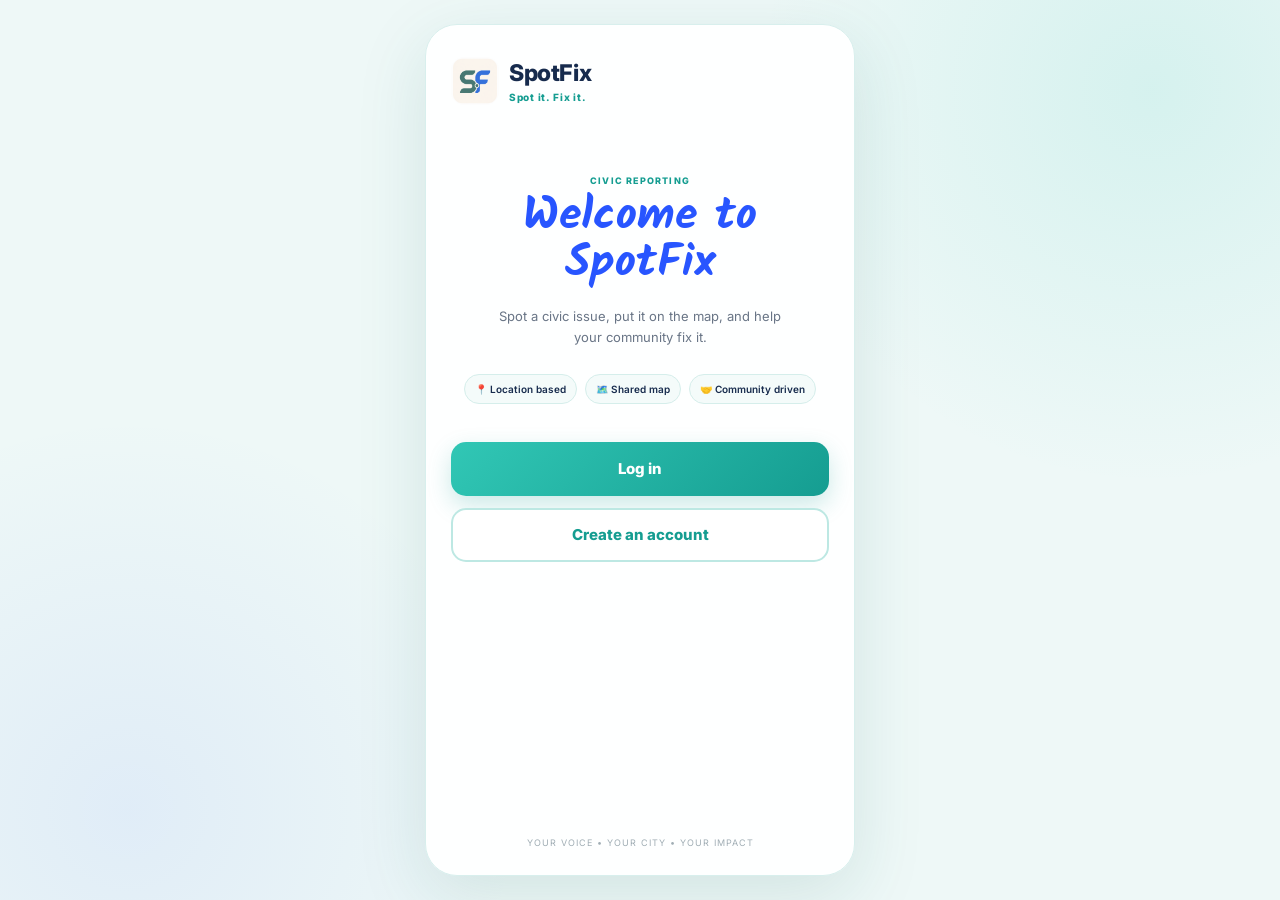
<file: index.html>
<!DOCTYPE html>
<html lang="en">
<head>
    <meta charset="UTF-8">
    <meta name="viewport" content="width=device-width, initial-scale=1.0">
    <title>SpotFix — Spot it. Fix it.</title>

    <link rel="preconnect" href="https://fonts.googleapis.com">
    <link rel="preconnect" href="https://fonts.gstatic.com" crossorigin>
    <link href="https://fonts.googleapis.com/css2?family=Inter:wght@400;500;600;700;800&family=Kalam:wght@400;700&display=swap" rel="stylesheet">

    <link rel="stylesheet" href="auth.css">
</head>

<body>
    <main class="auth-app">

        <header class="brand">
            <img src="spotfix-logo.png" alt="SpotFix logo" class="brand-logo">
            <div>
                <div class="brand-name">SpotFix</div>
                <div class="brand-tagline">Spot it. Fix it.</div>
            </div>
        </header>

        <section class="welcome-section">
            <p class="small-label">CIVIC REPORTING</p>
            <h1>Welcome to<br><span>SpotFix</span></h1>
            <p class="welcome-copy">
                Spot a civic issue, put it on the map, and help your community fix it.
            </p>

            <div class="welcome-features">
                <div>📍 Location based</div>
                <div>🗺️ Shared map</div>
                <div>🤝 Community driven</div>
            </div>

            <div class="auth-buttons">
                <a href="login.html" class="primary-btn">Log in</a>
                <a href="signup.html" class="secondary-btn">Create an account</a>
            </div>
        </section>

        <p class="welcome-footer">YOUR VOICE • YOUR CITY • YOUR IMPACT</p>
    </main>
</body>
</html>
</file>
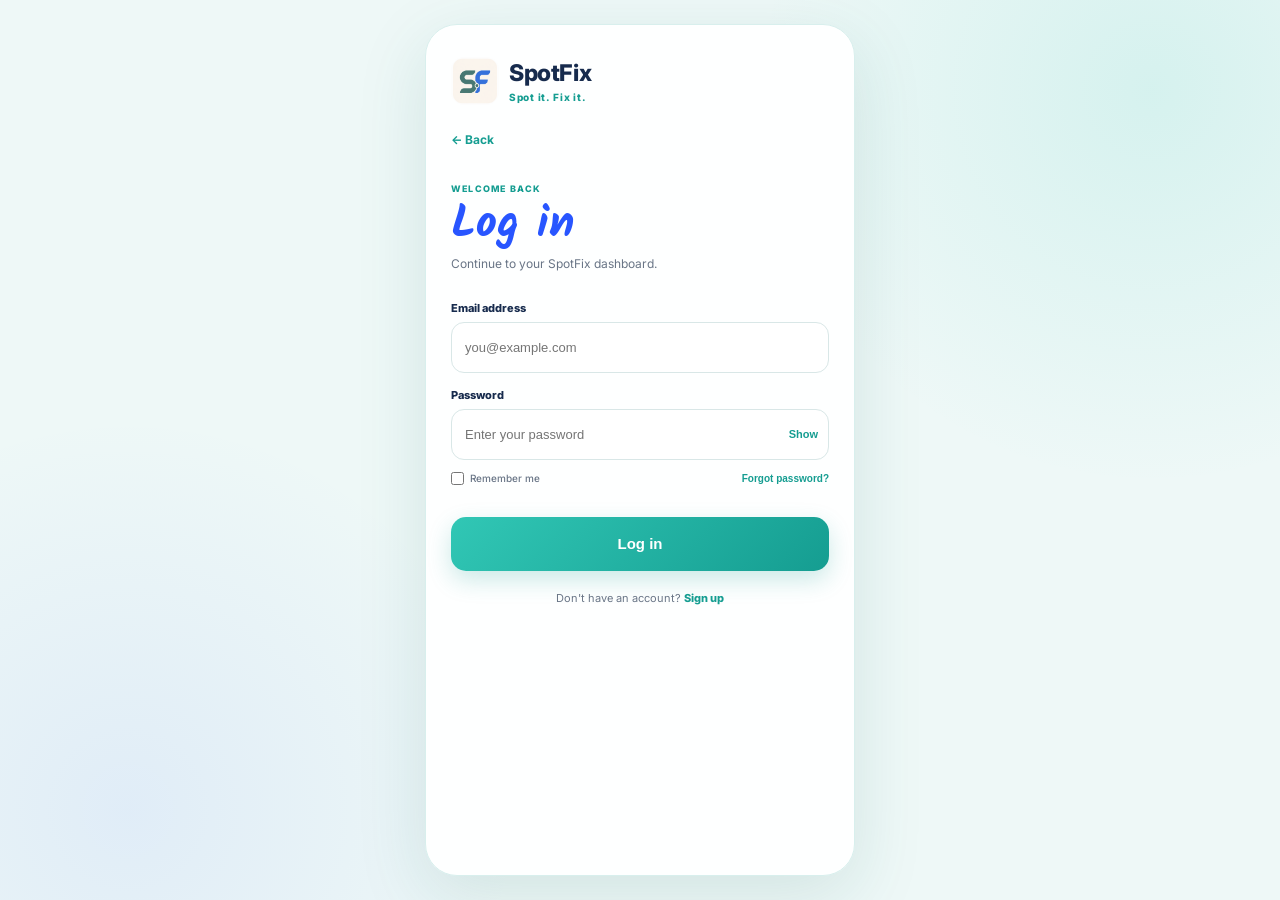
<file: login.html>
<!DOCTYPE html>
<html lang="en">
<head>
    <meta charset="UTF-8">
    <meta name="viewport" content="width=device-width, initial-scale=1.0">
    <title>Log in — SpotFix</title>

    <link rel="preconnect" href="https://fonts.googleapis.com">
    <link rel="preconnect" href="https://fonts.gstatic.com" crossorigin>
    <link href="https://fonts.googleapis.com/css2?family=Inter:wght@400;500;600;700;800&family=Kalam:wght@400;700&display=swap" rel="stylesheet">

    <link rel="stylesheet" href="auth.css">
</head>

<body>
    <main class="auth-app auth-form-app">

        <header class="brand">
            <img src="spotfix-logo.png" alt="SpotFix logo" class="brand-logo">
            <div>
                <div class="brand-name">SpotFix</div>
                <div class="brand-tagline">Spot it. Fix it.</div>
            </div>
        </header>

        <a href="index.html" class="back-link">← Back</a>

        <section class="form-section">
            <p class="small-label">WELCOME BACK</p>
            <h1>Log in</h1>
            <p class="form-subtitle">Continue to your SpotFix dashboard.</p>

            <form id="loginForm">

                <label for="email">Email address</label>
                <input
                    type="email"
                    id="email"
                    placeholder="you@example.com"
                    autocomplete="email"
                    required
                >

                <label for="password">Password</label>
                <div class="password-field">
                    <input
                        type="password"
                        id="password"
                        placeholder="Enter your password"
                        autocomplete="current-password"
                        required
                    >
                    <button type="button" class="show-password" data-target="password">Show</button>
                </div>

                <div class="form-options">
                    <label class="remember-row">
                        <input type="checkbox" id="remember">
                        <span>Remember me</span>
                    </label>

                    <button type="button" id="forgotPassword" class="text-button">
                        Forgot password?
                    </button>
                </div>

                <p id="message" class="form-message" aria-live="polite"></p>

                <button type="submit" class="primary-btn form-button">
                    Log in
                </button>
            </form>

            <p class="switch-text">
                Don't have an account?
                <a href="signup.html">Sign up</a>
            </p>
        </section>
    </main>

    <script src="auth.js"></script>
</body>
</html>
</file>
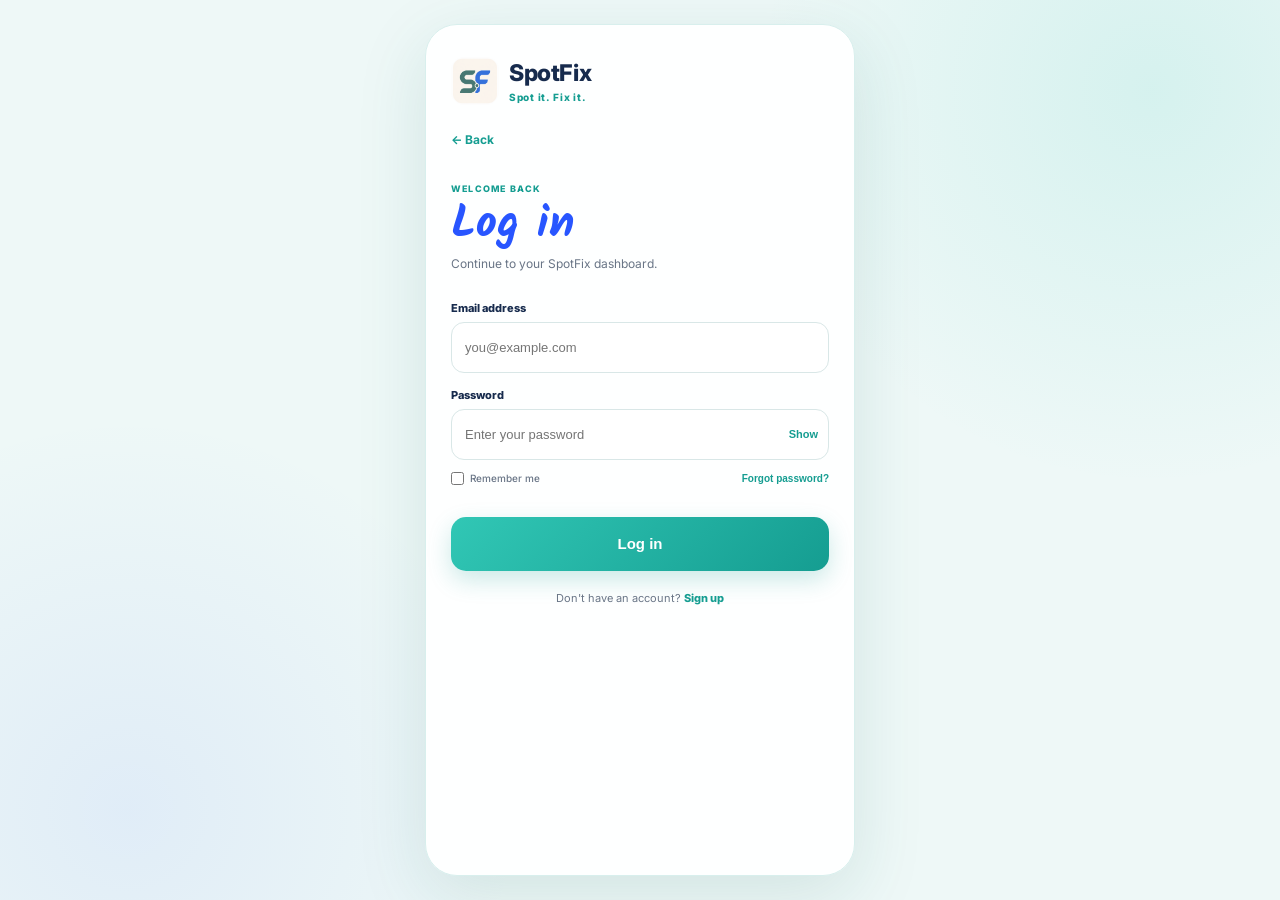
<file: profile.html>
<!DOCTYPE html>
<html lang="en">
<head>
    <meta charset="UTF-8">
    <meta name="viewport" content="width=device-width, initial-scale=1.0">

    <title>Profile — SpotFix</title>

    <link rel="preconnect" href="https://fonts.googleapis.com">
    <link rel="preconnect" href="https://fonts.gstatic.com" crossorigin>

    <link
        href="https://fonts.googleapis.com/css2?family=Inter:wght@400;500;600;700;800&display=swap"
        rel="stylesheet"
    >

    <link rel="stylesheet" href="profile.css">
</head>

<body>

<main class="app">

    <!-- =====================================================
         HEADER
    ====================================================== -->

    <header class="page-header">

        <a
            href="home.html"
            class="back-button"
            aria-label="Back to Home">
            ←
        </a>

        <div class="page-heading">

            <p class="section-kicker">
                YOUR ACCOUNT
            </p>

            <h1>
                Profile
            </h1>

        </div>

        <button
            id="settingsButton"
            class="header-icon"
            type="button"
            aria-label="Settings">
            ⚙️
        </button>

    </header>


    <!-- =====================================================
         PROFILE CARD
    ====================================================== -->

    <section class="profile-card">

        <div class="avatar-wrap">

            <div
                class="avatar"
                id="avatarPreview">

                <span id="avatarInitials">
                    C
                </span>

            </div>

            <button
                id="avatarEditButton"
                class="avatar-edit"
                type="button"
                aria-label="Change profile photo">

                📷

            </button>

            <input
                type="file"
                id="avatarInput"
                accept="image/*"
                hidden>

        </div>


        <h2
            id="profileName"
            class="profile-name">

            Citizen User

        </h2>


        <p
            id="profileEmail"
            class="profile-email">

            citizen@spotfix.app

        </p>


        <button
            id="editProfileButton"
            class="profile-edit-button"
            type="button">

            Edit Profile

        </button>

    </section>


    <!-- =====================================================
         PROFILE STATS
    ====================================================== -->

    <section class="profile-stats">

        <div class="stat-card">

            <div
                class="stat-number"
                id="reportsCount">
                0
            </div>

            <div class="stat-label">
                Submitted
            </div>

        </div>


        <div class="stat-card">

            <div
                class="stat-number"
                id="resolvedCount">
                0
            </div>

            <div class="stat-label">
                Resolved
            </div>

        </div>


        <div class="stat-card">

            <div
                class="stat-number"
                id="pointsCount">
                0
            </div>

            <div class="stat-label">
                Points
            </div>

        </div>

    </section>


    <!-- =====================================================
         ACCOUNT OPTIONS
         My Reports is intentionally NOT repeated here.
    ====================================================== -->

    <section class="profile-group">

        <div class="profile-group-label">
            Account
        </div>


        <button
            id="notificationsButton"
            class="profile-option"
            type="button">

            <div class="profile-option-icon">
                🔔
            </div>

            <div class="profile-option-text">

                <div class="profile-option-title">
                    Notifications
                </div>

                <div class="profile-option-sub">
                    Manage report updates and reminders
                </div>

            </div>

            <span class="profile-option-chevron">
                ›
            </span>

        </button>


        <button
            id="privacyButton"
            class="profile-option"
            type="button">

            <div class="profile-option-icon">
                🔒
            </div>

            <div class="profile-option-text">

                <div class="profile-option-title">
                    Privacy &amp; Permissions
                </div>

                <div class="profile-option-sub">
                    Location access and local app data
                </div>

            </div>

            <span class="profile-option-chevron">
                ›
            </span>

        </button>

    </section>


    <!-- =====================================================
         SUPPORT OPTIONS
    ====================================================== -->

    <section class="profile-group">

        <div class="profile-group-label">
            Support
        </div>


        <button
            id="helpButton"
            class="profile-option"
            type="button">

            <div class="profile-option-icon">
                ?
            </div>

            <div class="profile-option-text">

                <div class="profile-option-title">
                    Help &amp; Support
                </div>

                <div class="profile-option-sub">
                    FAQs and contact us
                </div>

            </div>

            <span class="profile-option-chevron">
                ›
            </span>

        </button>


        <button
            id="aboutButton"
            class="profile-option"
            type="button">

            <div class="profile-option-icon">
                ℹ
            </div>

            <div class="profile-option-text">

                <div class="profile-option-title">
                    About SpotFix
                </div>

                <div class="profile-option-sub">
                    Spot it. Fix it.
                </div>

            </div>

            <span class="profile-option-chevron">
                ›
            </span>

        </button>


        <button
            id="signOutButton"
            class="profile-option danger"
            type="button">

            <div class="profile-option-icon">
                ↪
            </div>

            <div class="profile-option-text">

                <div class="profile-option-title">
                    Sign Out
                </div>

                <div class="profile-option-sub">
                    Return to the SpotFix welcome screen
                </div>

            </div>

        </button>

    </section>


    <!-- =====================================================
         INFO MODAL
    ====================================================== -->

    <div
        id="infoModal"
        class="modal"
        hidden>

        <div
            id="infoBackdrop"
            class="modal-backdrop">
        </div>

        <section
            class="info-sheet"
            role="dialog"
            aria-modal="true"
            aria-labelledby="infoTitle">

            <button
                id="closeInfo"
                class="close-button"
                type="button"
                aria-label="Close">
                ×
            </button>

            <p class="section-kicker">
                SPOTFIX
            </p>

            <h2 id="infoTitle">
                Information
            </h2>

            <div id="infoContent">
            </div>

        </section>

    </div>


    <!-- =====================================================
         EDIT PROFILE MODAL
    ====================================================== -->

    <div
        id="editProfileModal"
        class="modal"
        hidden>

        <div
            id="editBackdrop"
            class="modal-backdrop">
        </div>

        <section
            class="edit-sheet"
            role="dialog"
            aria-modal="true"
            aria-labelledby="editProfileTitle">

            <button
                id="closeEditProfile"
                class="close-button"
                type="button"
                aria-label="Close">
                ×
            </button>

            <p class="section-kicker">
                YOUR DETAILS
            </p>

            <h2 id="editProfileTitle">
                Edit Profile
            </h2>

            <label for="editName">
                Name
            </label>

            <input
                id="editName"
                type="text"
                placeholder="Your name">

            <label for="editEmail">
                Email
            </label>

            <input
                id="editEmail"
                type="email"
                placeholder="you@example.com">

            <button
                id="saveProfileButton"
                class="save-button"
                type="button">
                Save changes
            </button>

        </section>

    </div>


    <!-- =====================================================
         BOTTOM NAVIGATION
    ====================================================== -->

    <nav
        class="bottom-nav"
        aria-label="Main navigation">

        <a
            class="nav-item"
            href="home.html"
            data-nav="home">

            <span class="nav-icon">
                ⌂
            </span>

            <span>
                Home
            </span>

        </a>


        <a
            class="nav-item"
            href="home.html#mapSection"
            data-nav="map">

            <span class="nav-icon">
                ◈
            </span>

            <span>
                Map
            </span>

        </a>


        <a
            class="nav-item"
            href="reports.html"
            data-nav="reports">

            <span class="nav-icon">
                ▤
            </span>

            <span>
                My Reports
            </span>

        </a>


        <a
            class="nav-item active"
            href="profile.html"
            data-nav="profile">

            <span class="nav-icon">
                ♙
            </span>

            <span>
                Profile
            </span>

        </a>

    </nav>

</main>


<script src="profile.js"></script>

</body>
</html>
</file>
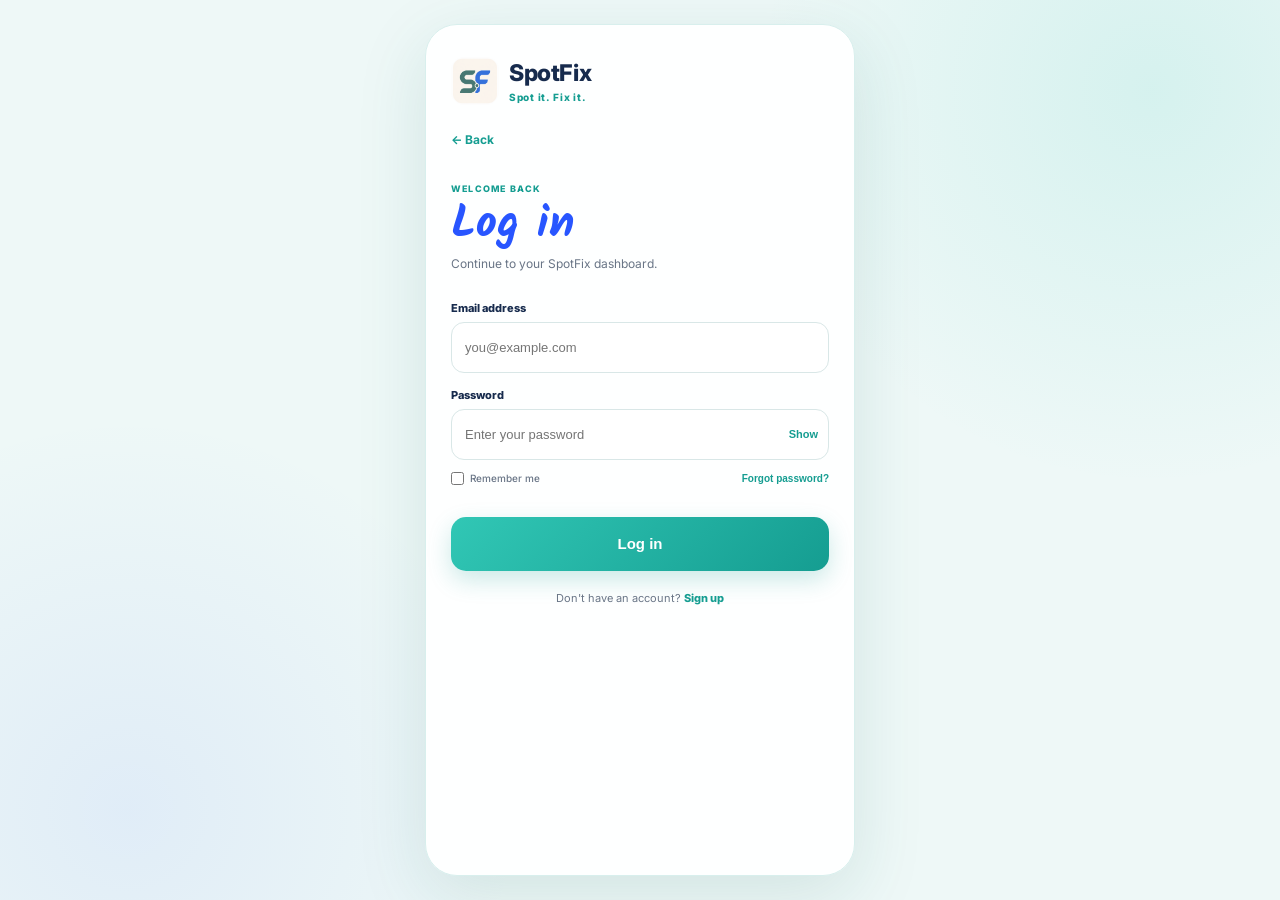
<file: reports.html>
<!DOCTYPE html>
<html lang="en">
<head>
    <meta charset="UTF-8">
    <meta name="viewport" content="width=device-width, initial-scale=1.0">

    <title>My Reports — SpotFix</title>

    <link rel="preconnect" href="https://fonts.googleapis.com">
    <link rel="preconnect" href="https://fonts.gstatic.com" crossorigin>

    <link
        href="https://fonts.googleapis.com/css2?family=Inter:wght@400;500;600;700;800&display=swap"
        rel="stylesheet"
    >

    <link rel="stylesheet" href="reports.css">
</head>

<body>

<main class="app">

    <!-- =====================================================
         HEADER
    ====================================================== -->
    <header class="page-header">

        <a
            href="home.html"
            class="back-button"
            aria-label="Back to Home">
            ←
        </a>

        <div class="page-heading">
            <p class="section-kicker">YOUR ACTIVITY</p>
            <h1>My Reports</h1>
        </div>

        <button
            id="reportsNotificationButton"
            class="header-icon"
            type="button"
            aria-label="Notifications">
            🔔
            <span class="notification-badge">3</span>
        </button>

    </header>


    <!-- =====================================================
         WEEKLY REMINDER / PENDING NOTICE
    ====================================================== -->
    <section
        id="pendingReminder"
        class="reminder-card"
        hidden>

        <div class="reminder-icon">
            ⏰
        </div>

        <div class="reminder-content">

            <strong>
                A quick check-in
            </strong>

            <p>
                You have a pending report. Is the issue still there?
            </p>

        </div>

    </section>


    <!-- =====================================================
         REPORT SUMMARY
    ====================================================== -->
    <section class="summary-strip">

        <div class="summary-item">
            <strong id="totalReports">0</strong>
            <span>Total</span>
        </div>

        <div class="summary-divider"></div>

        <div class="summary-item">
            <strong id="pendingReports">0</strong>
            <span>Pending</span>
        </div>

        <div class="summary-divider"></div>

        <div class="summary-item">
            <strong id="resolvedReports">0</strong>
            <span>Resolved</span>
        </div>

    </section>


    <!-- =====================================================
         JUST SUBMITTED
    ====================================================== -->
    <section class="report-section">

        <div class="section-header">
            <div>
                <p class="section-kicker">RECENTLY CREATED</p>
                <h2>Just Submitted</h2>
            </div>
        </div>

        <div
            id="justSubmittedList"
            class="report-list">
        </div>

        <div
            id="justSubmittedEmpty"
            class="empty-state"
            hidden>

            <div class="empty-state-icon">
                📋
            </div>

            <strong>
                No reports yet
            </strong>

            <p>
                Choose an issue category on Home to submit your first report.
            </p>

            <a
                href="home.html"
                class="empty-action">
                Report an issue
            </a>

        </div>

    </section>


    <!-- =====================================================
         EARLIER REPORTS
    ====================================================== -->
    <section class="report-section">

        <div class="section-header">
            <div>
                <p class="section-kicker">YOUR HISTORY</p>
                <h2>Earlier Reports</h2>
            </div>
        </div>

        <div
            id="earlierReportsList"
            class="report-list">
        </div>

    </section>


    <!-- =====================================================
         REPORT DETAIL / STATUS SHEET
         JS will fill this when a report is selected.
    ====================================================== -->
    <div
        id="reportDetailModal"
        class="modal"
        hidden>

        <div
            id="reportDetailBackdrop"
            class="modal-backdrop">
        </div>

        <section
            class="detail-sheet"
            role="dialog"
            aria-modal="true"
            aria-labelledby="detailTitle">

            <button
                id="closeDetail"
                class="close-button"
                type="button"
                aria-label="Close">
                ×
            </button>

            <p class="section-kicker">
                REPORT DETAILS
            </p>

            <h2 id="detailTitle">
                Report
            </h2>

            <div
                id="detailContent"
                class="detail-content">
            </div>

        </section>

    </div>


    <!-- =====================================================
         DELETE CONFIRMATION
    ====================================================== -->
    <div
        id="deleteModal"
        class="modal"
        hidden>

        <div
            id="deleteBackdrop"
            class="modal-backdrop">
        </div>

        <section
            class="confirm-sheet"
            role="dialog"
            aria-modal="true"
            aria-labelledby="deleteTitle">

            <div class="confirm-icon">
                🗑️
            </div>

            <h2 id="deleteTitle">
                Delete this report?
            </h2>

            <p>
                This removes the report from your SpotFix demo history.
            </p>

            <div class="confirm-actions">

                <button
                    id="cancelDelete"
                    class="secondary-button"
                    type="button">
                    Keep it
                </button>

                <button
                    id="confirmDelete"
                    class="danger-button"
                    type="button">
                    Delete
                </button>

            </div>

        </section>

    </div>


    <!-- =====================================================
         BOTTOM NAVIGATION
    ====================================================== -->
    <nav class="bottom-nav" aria-label="Main navigation">

        <a
            class="nav-item"
            href="home.html"
            data-nav="home">

            <span class="nav-icon">
                ⌂
            </span>

            <span>
                Home
            </span>

        </a>


        <a
            class="nav-item"
            href="home.html#mapSection"
            data-nav="map">

            <span class="nav-icon">
                ◈
            </span>

            <span>
                Map
            </span>

        </a>


        <a
            class="nav-item active"
            href="reports.html"
            data-nav="reports">

            <span class="nav-icon">
                ▤
            </span>

            <span>
                My Reports
            </span>

        </a>


        <a
            class="nav-item"
            href="profile.html"
            data-nav="profile">

            <span class="nav-icon">
                ♙
            </span>

            <span>
                Profile
            </span>

        </a>

    </nav>

</main>


<script src="reports.js"></script>

</body>
</html>
</file>
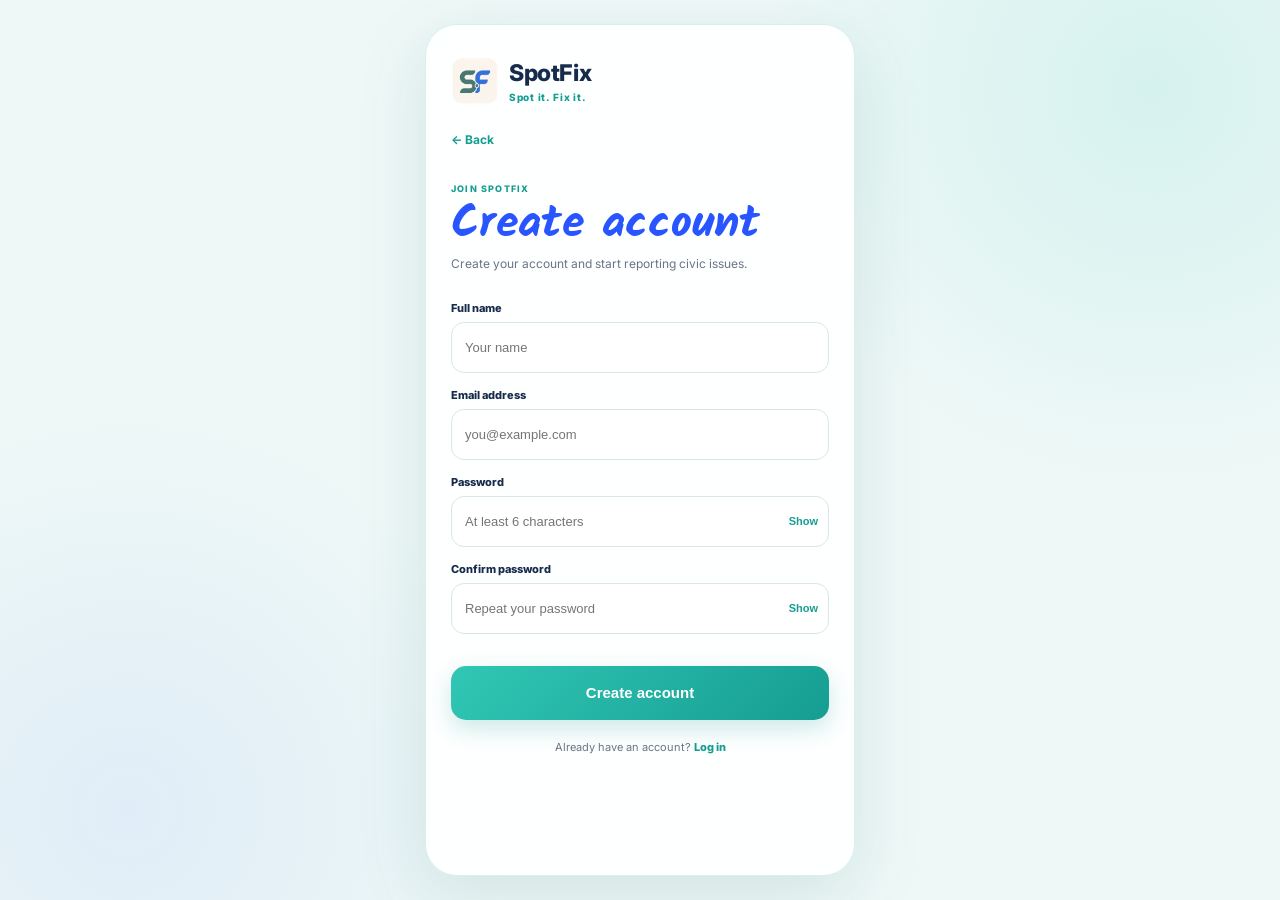
<file: signup.html>
<!DOCTYPE html>
<html lang="en">
<head>
    <meta charset="UTF-8">
    <meta name="viewport" content="width=device-width, initial-scale=1.0">

    <title>Create Account — SpotFix</title>

    <link rel="preconnect" href="https://fonts.googleapis.com">
    <link rel="preconnect" href="https://fonts.gstatic.com" crossorigin>

    <link
        href="https://fonts.googleapis.com/css2?family=Inter:wght@400;500;600;700;800&family=Kalam:wght@400;700&display=swap"
        rel="stylesheet"
    >

    <link rel="stylesheet" href="auth.css">
</head>

<body>

<main class="auth-app auth-form-app">

    <!-- BRAND -->

    <header class="brand">

        <img
            src="spotfix-logo.png"
            alt="SpotFix logo"
            class="brand-logo"
        >

        <div>

            <div class="brand-name">
                SpotFix
            </div>

            <div class="brand-tagline">
                Spot it. Fix it.
            </div>

        </div>

    </header>


    <!-- BACK -->

    <a href="index.html" class="back-link">
        ← Back
    </a>


    <!-- SIGNUP -->

    <section class="form-section">

        <p class="small-label">
            JOIN SPOTFIX
        </p>

        <h1>
            Create account
        </h1>

        <p class="form-subtitle">
            Create your account and start reporting civic issues.
        </p>


        <form id="signupForm">

            <!-- NAME -->

            <label for="name">
                Full name
            </label>

            <input
                type="text"
                id="name"
                placeholder="Your name"
                autocomplete="name"
                required
            >


            <!-- EMAIL -->

            <label for="email">
                Email address
            </label>

            <input
                type="email"
                id="email"
                placeholder="you@example.com"
                autocomplete="email"
                required
            >


            <!-- PASSWORD -->

            <label for="password">
                Password
            </label>

            <div class="password-field">

                <input
                    type="password"
                    id="password"
                    placeholder="At least 6 characters"
                    autocomplete="new-password"
                    minlength="6"
                    required
                >

                <button
                    type="button"
                    class="show-password"
                    data-target="password"
                >
                    Show
                </button>

            </div>


            <!-- CONFIRM PASSWORD -->

            <label for="confirmPassword">
                Confirm password
            </label>

            <div class="password-field">

                <input
                    type="password"
                    id="confirmPassword"
                    placeholder="Repeat your password"
                    autocomplete="new-password"
                    minlength="6"
                    required
                >

                <button
                    type="button"
                    class="show-password"
                    data-target="confirmPassword"
                >
                    Show
                </button>

            </div>


            <!-- MESSAGE -->

            <p
                id="message"
                class="form-message"
                aria-live="polite"
            ></p>


            <!-- SUBMIT -->

            <button
                type="submit"
                class="primary-btn form-button"
            >
                Create account
            </button>

        </form>


        <!-- SWITCH -->

        <p class="switch-text">

            Already have an account?

            <a href="login.html">
                Log in
            </a>

        </p>

    </section>

</main>


<script src="auth.js"></script>

</body>
</html>
</file>
<file: auth.css>
/* =========================================================
   SPOTFIX AUTH PAGES
========================================================= */

:root {
    --teal: #159d91;
    --teal-bright: #31c7b5;
    --blue: #2855ff;
    --ink: #172b4d;
    --muted: #697586;
    --line: #d9e7e7;
}

* {
    margin: 0;
    padding: 0;
    box-sizing: border-box;
}

body {
    min-height: 100vh;
    background:
        radial-gradient(circle at 90% 10%, rgba(49, 199, 181, 0.13), transparent 28%),
        radial-gradient(circle at 10% 90%, rgba(40, 85, 255, 0.07), transparent 28%),
        #eef8f7;
    font-family: "Inter", sans-serif;
    color: var(--ink);
}

a {
    text-decoration: none;
}

.auth-app {
    width: 100%;
    max-width: 430px;
    min-height: 100vh;
    margin: 0 auto;
    padding: 32px 25px 25px;
    background: rgba(255, 255, 255, 0.96);
    position: relative;
}

.brand {
    display: flex;
    align-items: center;
    gap: 10px;
}

.brand-logo {
    width: 48px;
    height: 48px;
    border-radius: 14px;
    object-fit: cover;
    background: #fbf4ea;
}

.brand-name {
    font-size: 23px;
    font-weight: 800;
    letter-spacing: -0.4px;
}

.brand-tagline {
    margin-top: 4px;
    color: var(--teal);
    font-size: 10px;
    font-weight: 800;
    letter-spacing: 0.7px;
}

.welcome-section {
    text-align: center;
    margin-top: 70px;
}

.small-label {
    color: var(--teal);
    font-size: 9px;
    font-weight: 800;
    letter-spacing: 1.2px;
}

.welcome-section h1,
.form-section h1 {
    margin-top: 8px;
    font-family: "Kalam", cursive;
    color: var(--blue);
    font-size: 46px;
    line-height: 1.02;
}

.welcome-copy {
    max-width: 300px;
    margin: 18px auto 0;
    color: var(--muted);
    font-size: 13px;
    line-height: 1.65;
}

.welcome-features {
    display: flex;
    flex-wrap: wrap;
    justify-content: center;
    gap: 8px;
    margin-top: 25px;
}

.welcome-features div {
    padding: 8px 10px;
    border: 1px solid #d5eeeb;
    border-radius: 999px;
    background: #f4fbfa;
    color: var(--ink);
    font-size: 10px;
    font-weight: 600;
}

.auth-buttons {
    display: flex;
    flex-direction: column;
    gap: 12px;
    margin-top: 38px;
}

.primary-btn,
.secondary-btn {
    width: 100%;
    min-height: 54px;
    border-radius: 15px;
    display: grid;
    place-items: center;
    font-size: 15px;
    font-weight: 800;
    transition: 0.2s ease;
}

.primary-btn {
    color: white;
    background: linear-gradient(135deg, var(--teal-bright), var(--teal));
    box-shadow: 0 9px 23px rgba(21, 157, 145, 0.22);
}

.secondary-btn {
    color: var(--teal);
    background: white;
    border: 2px solid #bde8e3;
}

.primary-btn:hover,
.secondary-btn:hover {
    transform: translateY(-2px);
}

.welcome-footer {
    position: absolute;
    left: 25px;
    right: 25px;
    bottom: 27px;
    text-align: center;
    color: #a0adb4;
    font-size: 9px;
    letter-spacing: 1px;
}

.auth-form-app {
    min-height: 100vh;
}

.back-link {
    display: inline-block;
    margin-top: 27px;
    color: var(--teal);
    font-size: 12px;
    font-weight: 700;
}

.form-section {
    margin-top: 35px;
}

.form-subtitle {
    margin-top: 6px;
    color: var(--muted);
    font-size: 12px;
    line-height: 1.5;
}

.form-section form {
    margin-top: 28px;
}

.form-section label {
    display: block;
    margin: 15px 0 7px;
    color: var(--ink);
    font-size: 11px;
    font-weight: 800;
}

.form-section input {
    width: 100%;
    height: 51px;
    padding: 0 13px;
    border: 1.5px solid var(--line);
    border-radius: 13px;
    background: white;
    color: var(--ink);
    font-size: 13px;
    outline: none;
}

.form-section input:focus {
    border-color: var(--teal-bright);
    box-shadow: 0 0 0 4px rgba(49, 199, 181, 0.1);
}

.password-field {
    position: relative;
}

.password-field input {
    padding-right: 68px;
}

.show-password {
    position: absolute;
    right: 11px;
    top: 50%;
    transform: translateY(-50%);
    border: 0;
    background: transparent;
    color: var(--teal);
    font-size: 11px;
    font-weight: 800;
}

.form-options {
    display: flex;
    align-items: center;
    justify-content: space-between;
    gap: 10px;
    margin-top: 12px;
}

.remember-row {
    display: flex !important;
    align-items: center;
    gap: 6px;
    margin: 0 !important;
    color: var(--muted) !important;
    font-size: 10px !important;
    font-weight: 500 !important;
}

.remember-row input {
    width: auto;
    height: auto;
    accent-color: var(--teal);
}

.text-button {
    border: 0;
    background: transparent;
    color: var(--teal);
    font-size: 10px;
    font-weight: 800;
    cursor: pointer;
}

.form-message {
    min-height: 18px;
    margin-top: 10px;
    color: #d95353;
    text-align: center;
    font-size: 10px;
}

.form-message.success {
    color: var(--teal);
}

.form-button {
    border: 0;
    cursor: pointer;
    margin-top: 4px;
}

.switch-text {
    margin-top: 20px;
    text-align: center;
    color: var(--muted);
    font-size: 11px;
}

.switch-text a {
    color: var(--teal);
    font-weight: 800;
}

@media (min-width: 600px) {
    body {
        padding: 24px 0;
    }

    .auth-app {
        min-height: calc(100vh - 48px);
        border-radius: 32px;
        border: 1px solid #d8efed;
        box-shadow: 0 20px 70px rgba(20, 100, 95, 0.13);
    }
}
</file>
<file: profile.css>
/* =========================================================
   SPOTFIX — PROFILE PAGE
========================================================= */

:root {
    --teal: #159d91;
    --teal-bright: #31c7b5;
    --teal-dark: #117f75;
    --teal-pale: #eafbf8;

    --blue: #2855ff;
    --blue-pale: #eef2ff;

    --ink: #172b4d;
    --text: #465467;
    --muted: #697586;
    --muted-light: #98a2b3;

    --bg: #f6faf9;
    --surface: #ffffff;
    --border: #dce9eb;

    --danger: #df5757;
    --danger-bg: #ffe7e7;

    --shadow-sm: 0 5px 16px rgba(23, 43, 77, 0.06);
    --shadow-md: 0 10px 25px rgba(23, 43, 77, 0.09);
    --shadow-lg: 0 18px 42px rgba(23, 43, 77, 0.14);

    --radius-sm: 12px;
    --radius-md: 17px;
    --radius-lg: 22px;
}


/* =========================================================
   RESET
========================================================= */

* {
    margin: 0;
    padding: 0;
    box-sizing: border-box;
}

html {
    scroll-behavior: smooth;
}

body {
    min-height: 100vh;

    background:
        radial-gradient(
            circle at 10% 10%,
            rgba(49, 199, 181, 0.08),
            transparent 28%
        ),
        #eef8f7;

    color: var(--ink);

    font-family: "Inter", sans-serif;

    overflow-x: hidden;
}

button,
input {
    font: inherit;
}

button {
    border: none;
    cursor: pointer;
}

a {
    text-decoration: none;
    color: inherit;
}

[hidden] {
    display: none !important;
}


/* =========================================================
   APP
========================================================= */

.app {
    width: 100%;
    max-width: 430px;
    min-height: 100vh;

    margin: 0 auto;

    padding-bottom: 92px;

    background: var(--bg);

    position: relative;
}


/* =========================================================
   HEADER
========================================================= */

.page-header {
    height: 76px;

    padding: 10px 17px 8px;

    display: flex;

    align-items: center;

    justify-content: space-between;

    background: rgba(255, 255, 255, 0.96);

    border-bottom: 1px solid #e2ecec;

    position: sticky;

    top: 0;

    z-index: 900;

    backdrop-filter: blur(12px);
    -webkit-backdrop-filter: blur(12px);
}


.back-button {
    width: 40px;
    height: 40px;

    flex: 0 0 40px;

    border-radius: 12px;

    display: grid;
    place-items: center;

    background: transparent;

    color: var(--ink);

    font-size: 24px;

    transition:
        background 0.2s ease,
        transform 0.2s ease;
}


.back-button:hover {
    background: #f1f8f7;
}


.back-button:active {
    transform: scale(0.93);
}


.page-heading {
    flex: 1;

    min-width: 0;

    padding: 0 12px;
}


.section-kicker {
    color: var(--teal);

    font-size: 8px;

    font-weight: 800;

    letter-spacing: 1px;

    text-transform: uppercase;
}


.page-heading h1 {
    margin-top: 3px;

    color: var(--ink);

    font-size: 21px;

    line-height: 1.1;

    letter-spacing: -0.4px;
}


.header-icon {
    width: 40px;
    height: 40px;

    flex: 0 0 40px;

    border-radius: 12px;

    background: transparent;

    color: var(--ink);

    display: grid;
    place-items: center;

    font-size: 18px;

    transition:
        background 0.2s ease,
        transform 0.2s ease;
}


.header-icon:hover {
    background: #f1f8f7;
}


.header-icon:active {
    transform: scale(0.93);
}


/* =========================================================
   PROFILE CARD
========================================================= */

.profile-card {
    margin: 17px 18px 18px;

    padding: 25px 20px;

    border: 1px solid var(--border);

    border-radius: var(--radius-lg);

    background:
        linear-gradient(
            135deg,
            #ffffff,
            #f8fcfb
        );

    box-shadow: var(--shadow-sm);

    display: flex;

    flex-direction: column;

    align-items: center;

    text-align: center;
}


.avatar-wrap {
    position: relative;

    width: 92px;
    height: 92px;

    margin-bottom: 14px;
}


.avatar {
    width: 92px;
    height: 92px;

    border-radius: 50%;

    background:
        linear-gradient(
            135deg,
            var(--teal-bright),
            var(--teal-dark)
        );

    background-size: cover;

    background-position: center;

    display: grid;

    place-items: center;

    color: white;

    font-size: 34px;

    font-weight: 800;

    border: 3px solid white;

    box-shadow: var(--shadow-md);
}


.avatar.has-image {
    font-size: 0;
}


.avatar-edit {
    position: absolute;

    right: -2px;
    bottom: -2px;

    width: 32px;
    height: 32px;

    border-radius: 50%;

    background: var(--teal);

    color: white;

    border: 3px solid white;

    display: grid;

    place-items: center;

    font-size: 13px;

    transition:
        transform 0.2s ease,
        background 0.2s ease;
}


.avatar-edit:hover {
    background: var(--teal-dark);
}


.avatar-edit:active {
    transform: scale(0.9);
}


.profile-name {
    color: var(--ink);

    font-size: 19px;

    font-weight: 800;

    line-height: 1.2;
}


.profile-email {
    margin-top: 4px;

    color: var(--muted);

    font-size: 11px;
}


.profile-edit-button {
    min-height: 38px;

    margin-top: 17px;

    padding: 0 18px;

    border-radius: 12px;

    background: var(--teal-pale);

    color: var(--teal);

    font-size: 10px;

    font-weight: 800;

    transition:
        background 0.2s ease,
        transform 0.2s ease;
}


.profile-edit-button:hover {
    background: #d9f2ed;
}


.profile-edit-button:active {
    transform: scale(0.96);
}


/* =========================================================
   PROFILE STATS
========================================================= */

.profile-stats {
    margin: 0 18px 20px;

    display: grid;

    grid-template-columns: repeat(3, 1fr);

    gap: 9px;
}


.stat-card {
    padding: 14px 8px;

    border: 1px solid var(--border);

    border-radius: var(--radius-sm);

    background: white;

    box-shadow: var(--shadow-sm);

    text-align: center;
}


.stat-number {
    color: var(--teal);

    font-size: 20px;

    line-height: 1;

    font-weight: 800;
}


.stat-label {
    margin-top: 4px;

    color: var(--muted);

    font-size: 8px;

    font-weight: 700;
}


/* =========================================================
   PROFILE GROUPS
========================================================= */

.profile-group {
    margin: 0 18px 20px;

    overflow: hidden;

    border: 1px solid var(--border);

    border-radius: var(--radius-md);

    background: white;

    box-shadow: var(--shadow-sm);
}


.profile-group-label {
    padding: 14px 17px 8px;

    color: var(--muted-light);

    font-size: 8px;

    font-weight: 800;

    letter-spacing: 1px;

    text-transform: uppercase;
}


/* =========================================================
   PROFILE OPTIONS
========================================================= */

.profile-option {
    width: 100%;

    min-height: 68px;

    padding: 11px 17px;

    display: flex;

    align-items: center;

    gap: 11px;

    border-top: 1px solid var(--border);

    background: white;

    color: var(--ink);

    text-align: left;

    transition:
        background 0.2s ease;
}


.profile-option:hover {
    background: #f8fbfb;
}


.profile-option-icon {
    width: 37px;
    height: 37px;

    flex: 0 0 37px;

    border-radius: 11px;

    display: grid;
    place-items: center;

    background: var(--teal-pale);

    color: var(--teal);

    font-size: 14px;
}


.profile-option-text {
    min-width: 0;

    flex: 1;
}


.profile-option-title {
    color: var(--ink);

    font-size: 11px;

    font-weight: 800;
}


.profile-option-sub {
    margin-top: 3px;

    color: var(--muted);

    font-size: 8px;

    line-height: 1.35;
}


.profile-option-chevron {
    color: var(--muted-light);

    font-size: 20px;

    line-height: 1;
}


/* =========================================================
   DANGER OPTION
========================================================= */

.profile-option.danger .profile-option-icon {
    background: var(--danger-bg);

    color: var(--danger);
}


.profile-option.danger .profile-option-title {
    color: var(--danger);
}


.profile-option.danger .profile-option-sub {
    color: #a97373;
}


/* =========================================================
   MODALS
========================================================= */

.modal {
    position: fixed;

    inset: 0;

    z-index: 2200;
}


.modal-backdrop {
    position: absolute;

    inset: 0;

    background: rgba(13, 30, 47, 0.45);

    backdrop-filter: blur(3px);
}


.info-sheet,
.edit-sheet {
    position: absolute;

    left: 50%;

    bottom: 0;

    transform: translateX(-50%);

    width: 100%;

    max-width: 430px;

    background: white;

    box-shadow:
        0 -16px 45px rgba(23, 43, 77, 0.18);
}


.info-sheet {
    max-height: 70vh;

    overflow-y: auto;

    padding: 25px 20px 28px;

    border-radius: 26px 26px 0 0;
}


.edit-sheet {
    padding: 25px 20px 28px;

    border-radius: 26px 26px 0 0;
}


.close-button {
    position: absolute;

    top: 17px;

    right: 17px;

    width: 37px;

    height: 37px;

    border-radius: 50%;

    background: #f1f4f5;

    color: var(--ink);

    font-size: 23px;

    display: grid;

    place-items: center;
}


.info-sheet h2,
.edit-sheet h2 {
    margin-top: 4px;

    color: var(--ink);

    font-size: 22px;

    line-height: 1.2;
}


#infoContent {
    margin-top: 15px;
}


.info-item {
    padding: 12px;

    margin-bottom: 8px;

    border: 1px solid #e1ebec;

    border-radius: 13px;

    background: #fbfdfd;

    color: var(--text);

    font-size: 10px;

    line-height: 1.5;
}


/* =========================================================
   EDIT PROFILE FORM
========================================================= */

.edit-sheet label {
    display: block;

    margin-top: 16px;

    margin-bottom: 6px;

    color: var(--text);

    font-size: 10px;

    font-weight: 800;
}


.edit-sheet input {
    width: 100%;

    height: 48px;

    padding: 0 12px;

    border: 1.5px solid var(--border);

    border-radius: 12px;

    background: white;

    color: var(--ink);

    outline: none;

    font-size: 12px;
}


.edit-sheet input:focus {
    border-color: var(--teal);

    box-shadow:
        0 0 0 4px rgba(49, 199, 181, 0.10);
}


.save-button {
    width: 100%;

    height: 51px;

    margin-top: 20px;

    border-radius: 14px;

    background:
        linear-gradient(
            135deg,
            var(--teal-bright),
            var(--teal)
        );

    color: white;

    font-size: 12px;

    font-weight: 800;

    box-shadow:
        0 9px 20px rgba(21, 157, 145, 0.20);
}


/* =========================================================
   BOTTOM NAV
========================================================= */

.bottom-nav {
    position: fixed;

    left: 50%;

    bottom: 0;

    transform: translateX(-50%);

    width: 100%;

    max-width: 430px;

    height: 78px;

    padding: 6px 10px 8px;

    display: flex;

    align-items: stretch;

    justify-content: space-around;

    background: rgba(255, 255, 255, 0.97);

    border-top: 1px solid #e0eaeb;

    box-shadow:
        0 -8px 22px rgba(23, 43, 77, 0.05);

    z-index: 1200;

    backdrop-filter: blur(12px);
    -webkit-backdrop-filter: blur(12px);
}


.nav-item {
    flex: 1;

    max-width: 90px;

    border-radius: 12px;

    display: flex;

    flex-direction: column;

    align-items: center;

    justify-content: center;

    gap: 3px;

    background: transparent;

    color: #7e8997;

    font-size: 8px;

    font-weight: 700;

    transition:
        background 0.2s ease,
        color 0.2s ease;
}


.nav-item:hover {
    background: #f2f8f7;
}


.nav-item.active {
    color: var(--teal);
}


.nav-icon {
    font-size: 21px;

    line-height: 1;
}


/* =========================================================
   SMALL SCREENS
========================================================= */

@media (max-width: 359px) {

    .profile-card,
    .profile-stats,
    .profile-group {
        margin-left: 13px;
        margin-right: 13px;
    }


    .profile-option {
        padding-left: 13px;
        padding-right: 13px;
    }

}


/* =========================================================
   LAPTOP PRESENTATION
========================================================= */

@media (min-width: 600px) {

    body {
        padding: 24px 0;
    }


    .app {
        min-height: calc(100vh - 48px);

        border-radius: 31px;

        overflow: hidden;

        border: 1px solid #d8efed;

        box-shadow:
            0 20px 70px rgba(20, 100, 95, 0.13);
    }


    .bottom-nav {
        bottom: 24px;

        border-radius: 0 0 30px 30px;
    }

}
</file>
<file: reports.css>
/* =========================================================
   SPOTFIX — MY REPORTS
========================================================= */

:root {
    --teal: #159d91;
    --teal-bright: #31c7b5;
    --teal-dark: #117f75;
    --teal-pale: #eafbf8;

    --blue: #2855ff;
    --blue-pale: #eef2ff;

    --ink: #172b4d;
    --text: #465467;
    --muted: #697586;
    --muted-light: #98a2b3;

    --bg: #f6faf9;
    --surface: #ffffff;
    --border: #dce9eb;

    --danger: #df5757;
    --danger-bg: #ffe7e7;

    --warning: #df7a12;
    --warning-bg: #fff0d9;

    --success: #159d5b;
    --success-bg: #e0f8e9;

    --shadow-sm: 0 5px 16px rgba(23, 43, 77, 0.06);
    --shadow-md: 0 10px 25px rgba(23, 43, 77, 0.09);
    --shadow-lg: 0 18px 42px rgba(23, 43, 77, 0.14);

    --radius-sm: 12px;
    --radius-md: 17px;
    --radius-lg: 22px;
}


/* =========================================================
   RESET
========================================================= */

* {
    margin: 0;
    padding: 0;
    box-sizing: border-box;
}

html {
    scroll-behavior: smooth;
}

body {
    min-height: 100vh;

    background:
        radial-gradient(
            circle at 10% 10%,
            rgba(49, 199, 181, 0.08),
            transparent 28%
        ),
        #eef8f7;

    color: var(--ink);

    font-family: "Inter", sans-serif;

    overflow-x: hidden;
}

button,
input,
textarea,
select {
    font: inherit;
}

button {
    border: none;
    cursor: pointer;
}

a {
    text-decoration: none;
    color: inherit;
}

[hidden] {
    display: none !important;
}


/* =========================================================
   APP
========================================================= */

.app {
    width: 100%;
    max-width: 430px;
    min-height: 100vh;

    margin: 0 auto;

    padding-bottom: 92px;

    background: var(--bg);

    position: relative;
}


/* =========================================================
   HEADER
========================================================= */

.page-header {
    height: 76px;

    padding: 10px 17px 8px;

    display: flex;

    align-items: center;

    justify-content: space-between;

    background: rgba(255,255,255,0.96);

    border-bottom: 1px solid #e2ecec;

    position: sticky;

    top: 0;

    z-index: 900;

    backdrop-filter: blur(12px);
    -webkit-backdrop-filter: blur(12px);
}


.back-button {
    width: 40px;
    height: 40px;

    flex: 0 0 40px;

    border-radius: 12px;

    display: grid;
    place-items: center;

    background: transparent;

    color: var(--ink);

    font-size: 24px;

    transition:
        background 0.2s ease,
        transform 0.2s ease;
}


.back-button:hover {
    background: #f1f8f7;
}


.back-button:active {
    transform: scale(0.93);
}


.page-heading {
    flex: 1;

    min-width: 0;

    padding: 0 12px;
}


.page-heading h1 {
    margin-top: 3px;

    font-size: 21px;

    line-height: 1.1;

    letter-spacing: -0.4px;
}


.section-kicker {
    color: var(--teal);

    font-size: 8px;

    font-weight: 800;

    letter-spacing: 1px;

    text-transform: uppercase;
}


.header-icon {
    width: 40px;
    height: 40px;

    flex: 0 0 40px;

    position: relative;

    border-radius: 12px;

    background: transparent;

    color: var(--ink);

    font-size: 18px;

    display: grid;
    place-items: center;

    transition:
        background 0.2s ease,
        transform 0.2s ease;
}


.header-icon:hover {
    background: #f1f8f7;
}


.header-icon:active {
    transform: scale(0.93);
}


.notification-badge {
    position: absolute;

    top: 0;
    right: -1px;

    min-width: 18px;
    height: 18px;

    padding: 0 4px;

    border-radius: 99px;

    display: grid;
    place-items: center;

    background: var(--danger);

    color: white;

    border: 2px solid white;

    font-size: 8px;

    font-weight: 800;
}


/* =========================================================
   REMINDER
========================================================= */

.reminder-card {
    margin: 15px 18px 3px;

    padding: 12px;

    display: flex;

    align-items: center;

    gap: 11px;

    border: 1px solid #cae4e1;

    border-radius: 16px;

    background:
        linear-gradient(
            135deg,
            #effbf9,
            #f6f8ff
        );

    box-shadow: var(--shadow-sm);
}


.reminder-icon {
    width: 39px;
    height: 39px;

    flex: 0 0 39px;

    border-radius: 12px;

    display: grid;
    place-items: center;

    background: white;

    font-size: 18px;

    box-shadow: 0 3px 10px rgba(23,43,77,0.05);
}


.reminder-content {
    min-width: 0;
}


.reminder-content strong {
    display: block;

    color: var(--ink);

    font-size: 11px;

    font-weight: 800;
}


.reminder-content p {
    margin-top: 3px;

    color: var(--muted);

    font-size: 9px;

    line-height: 1.45;
}


/* =========================================================
   SUMMARY
========================================================= */

.summary-strip {
    margin: 16px 18px 2px;

    padding: 13px 10px;

    display: grid;

    grid-template-columns: 1fr auto 1fr auto 1fr;

    align-items: center;

    border: 1px solid var(--border);

    border-radius: 17px;

    background: white;

    box-shadow: var(--shadow-sm);
}


.summary-item {
    display: flex;

    flex-direction: column;

    align-items: center;

    justify-content: center;

    gap: 2px;
}


.summary-item strong {
    color: var(--teal);

    font-size: 18px;

    line-height: 1;

    font-weight: 800;
}


.summary-item span {
    color: var(--muted);

    font-size: 8px;

    font-weight: 700;
}


.summary-divider {
    width: 1px;

    height: 28px;

    background: #e5ecee;
}


/* =========================================================
   SECTIONS
========================================================= */

.report-section {
    padding: 21px 18px 0;
}


.section-header {
    display: flex;

    align-items: center;

    justify-content: space-between;

    gap: 10px;

    margin-bottom: 12px;
}


.section-header h2 {
    margin-top: 3px;

    color: var(--ink);

    font-size: 18px;

    line-height: 1.2;
}


/* =========================================================
   REPORT LIST
========================================================= */

.report-list {
    display: flex;

    flex-direction: column;

    gap: 10px;
}


/* =========================================================
   REPORT CARD
========================================================= */

.report-card {
    display: flex;

    align-items: center;

    gap: 10px;

    min-height: 108px;

    padding: 9px;

    border: 1px solid #e0eaeb;

    border-radius: var(--radius-md);

    background: white;

    box-shadow: var(--shadow-sm);

    transition:
        transform 0.2s ease,
        box-shadow 0.2s ease,
        border-color 0.2s ease;
}


.report-card:hover {
    transform: translateY(-2px);

    border-color: #cfe4e1;

    box-shadow: var(--shadow-md);
}


.report-card:active {
    transform: scale(0.99);
}


/* =========================================================
   THUMBNAIL
========================================================= */

.report-thumb {
    width: 78px;
    height: 80px;

    flex: 0 0 78px;

    overflow: hidden;

    border-radius: 14px;

    background:
        linear-gradient(
            135deg,
            #edf7f5,
            #f2f4ff
        );

    display: grid;

    place-items: center;

    font-size: 25px;
}


.report-thumb img {
    width: 100%;
    height: 100%;

    object-fit: cover;
}


/* =========================================================
   REPORT CONTENT
========================================================= */

.report-content {
    min-width: 0;

    flex: 1;
}


.report-title-row {
    display: flex;

    align-items: flex-start;

    gap: 6px;
}


.report-title {
    min-width: 0;

    flex: 1;

    color: var(--ink);

    font-size: 12px;

    line-height: 1.35;

    font-weight: 800;
}


.report-description {
    margin-top: 4px;

    display: -webkit-box;

    -webkit-line-clamp: 2;

    -webkit-box-orient: vertical;

    overflow: hidden;

    color: var(--muted);

    font-size: 9px;

    line-height: 1.45;
}


.report-meta {
    margin-top: 5px;

    color: var(--muted-light);

    font-size: 8px;
}


/* =========================================================
   STATUS BADGES
========================================================= */

.status {
    flex: 0 0 auto;

    padding: 5px 7px;

    border-radius: 99px;

    font-size: 7px;

    line-height: 1;

    font-weight: 800;

    white-space: nowrap;
}


.status.pending {
    color: var(--danger);

    background: var(--danger-bg);
}


.status.progress {
    color: var(--warning);

    background: var(--warning-bg);
}


.status.resolved {
    color: var(--success);

    background: var(--success-bg);
}


/* =========================================================
   CARD ACTIONS
========================================================= */

.report-actions {
    margin-top: 8px;

    display: flex;

    align-items: center;

    gap: 5px;

    flex-wrap: wrap;
}


.report-action {
    height: 25px;

    padding: 0 8px;

    border: 1px solid #dfe9ea;

    border-radius: 8px;

    background: #f9fbfb;

    color: var(--text);

    font-size: 8px;

    font-weight: 800;

    transition:
        background 0.2s ease,
        border-color 0.2s ease,
        color 0.2s ease;
}


.report-action:hover {
    background: #eff8f6;

    border-color: #cde3e0;

    color: var(--teal);
}


.report-action.delete {
    color: var(--danger);

    background: #fff8f8;

    border-color: #f0d5d5;
}


.report-action.delete:hover {
    background: var(--danger-bg);

    border-color: #edbcbc;

    color: var(--danger);
}


/* =========================================================
   EMPTY STATE
========================================================= */

.empty-state {
    padding: 27px 16px;

    border: 1px dashed #cfe0de;

    border-radius: 18px;

    background: #f9fdfc;

    text-align: center;
}


.empty-state-icon {
    font-size: 28px;
}


.empty-state strong {
    display: block;

    margin-top: 7px;

    color: var(--ink);

    font-size: 13px;
}


.empty-state p {
    max-width: 250px;

    margin: 5px auto 0;

    color: var(--muted);

    font-size: 9px;

    line-height: 1.5;
}


.empty-action {
    display: inline-flex;

    align-items: center;

    justify-content: center;

    min-height: 35px;

    margin-top: 12px;

    padding: 0 13px;

    border-radius: 10px;

    background: var(--teal);

    color: white;

    font-size: 9px;

    font-weight: 800;
}


/* =========================================================
   BOTTOM NAV
========================================================= */

.bottom-nav {
    position: fixed;

    left: 50%;

    bottom: 0;

    transform: translateX(-50%);

    width: 100%;

    max-width: 430px;

    height: 78px;

    padding: 6px 10px 8px;

    display: flex;

    align-items: stretch;

    justify-content: space-around;

    background: rgba(255,255,255,0.97);

    border-top: 1px solid #e0eaeb;

    box-shadow: 0 -8px 22px rgba(23,43,77,0.05);

    z-index: 1200;

    backdrop-filter: blur(12px);
}


.nav-item {
    flex: 1;

    max-width: 90px;

    border-radius: 12px;

    display: flex;

    flex-direction: column;

    align-items: center;

    justify-content: center;

    gap: 3px;

    background: transparent;

    color: #7e8997;

    font-size: 8px;

    font-weight: 700;

    transition:
        background 0.2s ease,
        color 0.2s ease;
}


.nav-item:hover {
    background: #f2f8f7;
}


.nav-item.active {
    color: var(--teal);
}


.nav-icon {
    font-size: 21px;

    line-height: 1;
}


/* =========================================================
   MODALS
========================================================= */

.modal {
    position: fixed;

    inset: 0;

    z-index: 2200;
}


.modal-backdrop {
    position: absolute;

    inset: 0;

    background: rgba(13,30,47,0.45);

    backdrop-filter: blur(3px);
}


.detail-sheet,
.confirm-sheet {
    position: absolute;

    left: 50%;

    bottom: 0;

    transform: translateX(-50%);

    width: 100%;

    max-width: 430px;

    background: white;

    box-shadow: 0 -16px 45px rgba(23,43,77,0.18);
}


.detail-sheet {
    max-height: 82vh;

    overflow-y: auto;

    padding: 25px 20px 27px;

    border-radius: 26px 26px 0 0;
}


.confirm-sheet {
    padding: 27px 20px 24px;

    border-radius: 25px 25px 0 0;

    text-align: center;
}


.close-button {
    position: absolute;

    top: 18px;

    right: 17px;

    width: 37px;

    height: 37px;

    border-radius: 50%;

    background: #f1f4f5;

    color: var(--ink);

    font-size: 23px;

    display: grid;

    place-items: center;
}


.detail-sheet h2,
.confirm-sheet h2 {
    margin-top: 4px;

    color: var(--ink);

    font-size: 22px;

    line-height: 1.2;
}


.detail-content {
    margin-top: 15px;
}


.detail-item {
    padding: 12px;

    margin-bottom: 8px;

    border: 1px solid #e1ebec;

    border-radius: 13px;

    background: #fbfdfd;

    color: var(--text);

    font-size: 10px;

    line-height: 1.5;
}


.detail-item strong {
    color: var(--ink);
}


.detail-image {
    width: 100%;

    max-height: 230px;

    object-fit: cover;

    margin-bottom: 9px;

    border-radius: 15px;
}


/* =========================================================
   DELETE CONFIRMATION
========================================================= */

.confirm-icon {
    width: 52px;

    height: 52px;

    margin: 0 auto 12px;

    border-radius: 50%;

    display: grid;

    place-items: center;

    background: var(--danger-bg);

    font-size: 23px;
}


.confirm-sheet p {
    max-width: 270px;

    margin: 7px auto 0;

    color: var(--muted);

    font-size: 10px;

    line-height: 1.5;
}


.confirm-actions {
    margin-top: 20px;

    display: grid;

    grid-template-columns: 1fr 1fr;

    gap: 9px;
}


.secondary-button,
.danger-button {
    height: 46px;

    border-radius: 13px;

    font-size: 11px;

    font-weight: 800;
}


.secondary-button {
    border: 1px solid #dce8e9;

    background: #f8fbfb;

    color: var(--text);
}


.danger-button {
    background: var(--danger);

    color: white;

    box-shadow: 0 8px 18px rgba(223,87,87,0.20);
}


/* =========================================================
   SMALL SCREENS
========================================================= */

@media (max-width: 359px) {

    .report-section {
        padding-left: 13px;
        padding-right: 13px;
    }


    .summary-strip,
    .reminder-card {
        margin-left: 13px;
        margin-right: 13px;
    }


    .report-thumb {
        width: 70px;
        flex-basis: 70px;
    }


    .report-title {
        font-size: 11px;
    }

}


/* =========================================================
   LAPTOP PRESENTATION
========================================================= */

@media (min-width: 600px) {

    body {
        padding: 24px 0;
    }


    .app {
        min-height: calc(100vh - 48px);

        border-radius: 31px;

        overflow: hidden;

        border: 1px solid #d8efed;

        box-shadow:
            0 20px 70px rgba(20,100,95,0.13);
    }


    .bottom-nav {
        bottom: 24px;

        border-radius: 0 0 30px 30px;
    }

}
</file>
